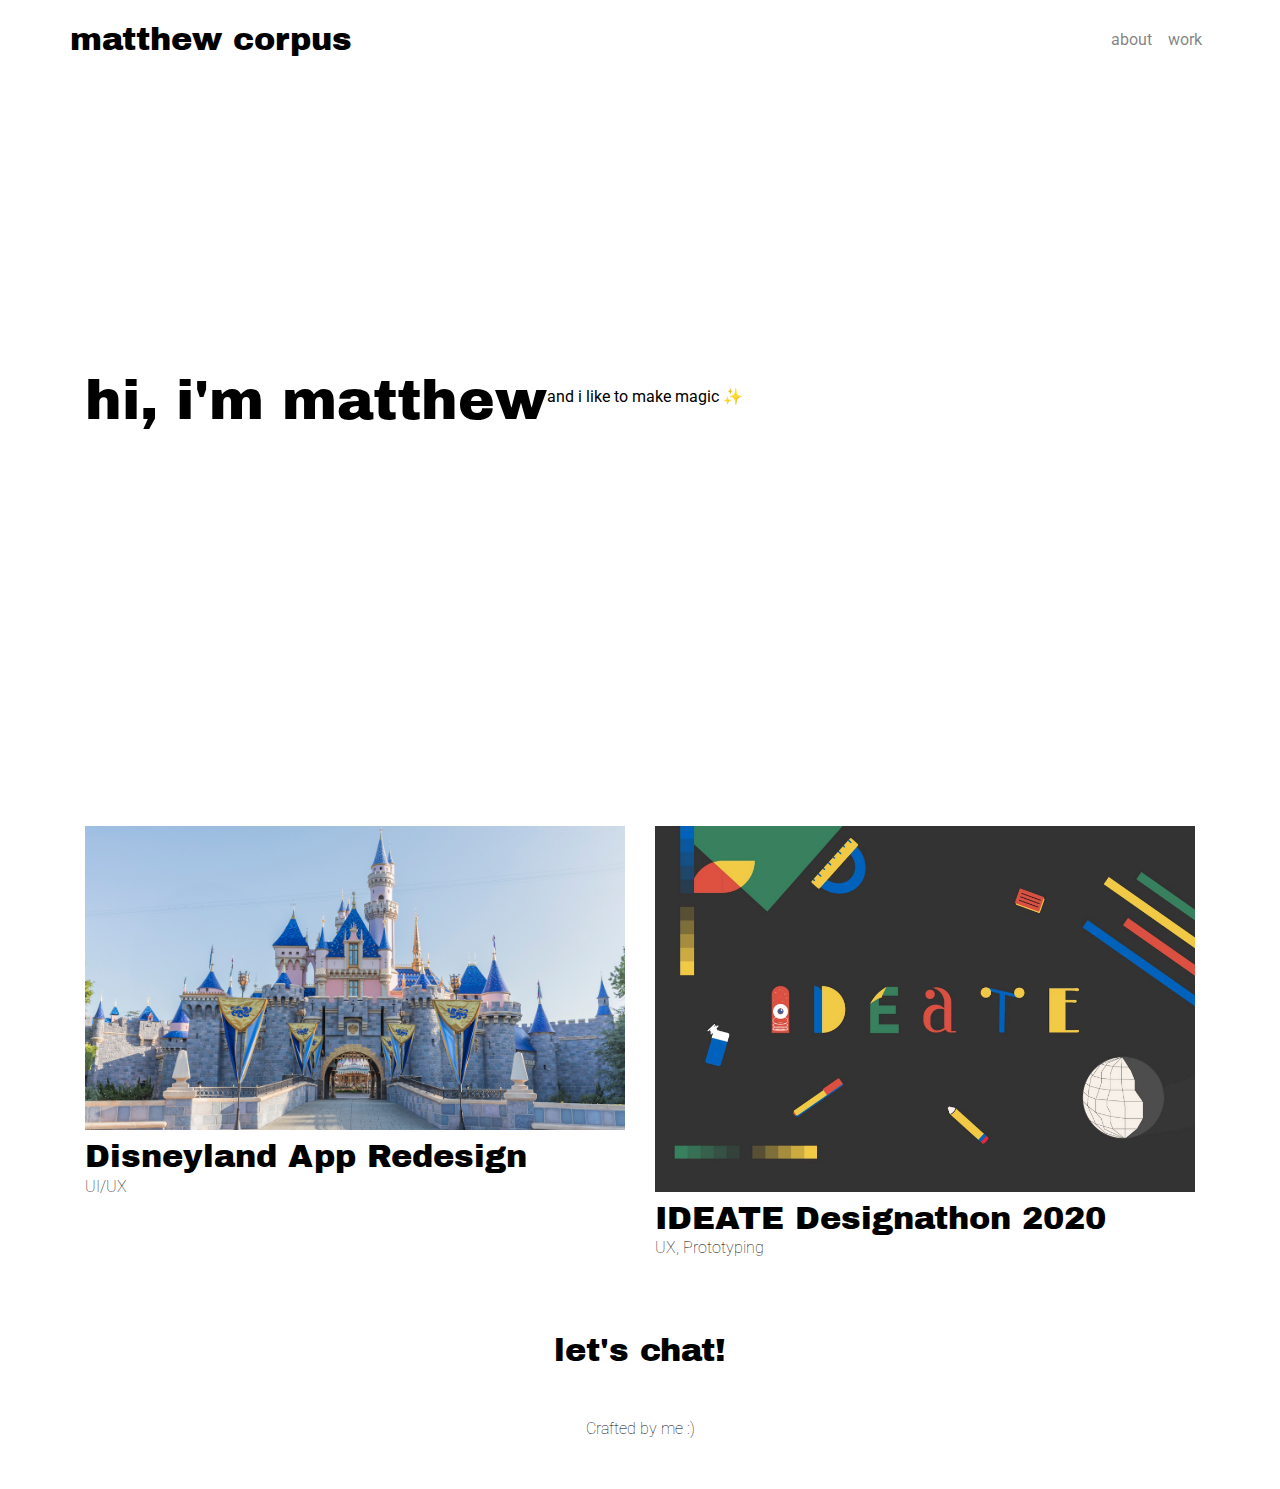
<file: index.html>
<!doctype html>
<html lang="en">

<!--
WRITTEN BY: Matthew Corpus
EMAIL: mbcorpus@uci.edu
-->

<head>
  <meta charset="utf-8">
  <meta name="author" content="Matthew Corpus">
  <meta name="description" content="Matthew's Portfolio">
  <meta name="viewport" content="width=device-width, initial-scale=1">
  <link rel="stylesheet" href="https://stackpath.bootstrapcdn.com/bootstrap/4.3.1/css/bootstrap.min.css" integrity="sha384-ggOyR0iXCbMQv3Xipma34MD+dH/1fQ784/j6cY/iJTQUOhcWr7x9JvoRxT2MZw1T" crossorigin="anonymous">
  <script src="https://stackpath.bootstrapcdn.com/bootstrap/4.3.1/js/bootstrap.min.js" integrity="sha384-JjSmVgyd0p3pXB1rRibZUAYoIIy6OrQ6VrjIEaFf/nJGzIxFDsf4x0xIM+B07jRM" crossorigin="anonymous"></script>
  <link href="https://fonts.googleapis.com/css2?family=Archivo+Black&display=swap" rel="stylesheet">
  <link href="https://fonts.googleapis.com/css2?family=Roboto:wght@100;400&display=swap" rel="stylesheet">
  <link rel="stylesheet" href="https://use.fontawesome.com/releases/v5.7.0/css/all.css" integrity="sha384-lZN37f5QGtY3VHgisS14W3ExzMWZxybE1SJSEsQp9S+oqd12jhcu+A56Ebc1zFSJ" crossorigin="anonymous">

  <link rel="stylesheet" href="mystyle.css">
  <link rel="stylesheet" href="position.css">
  <title>Matthew Corpus</title>
</head>


<body>

  <nav class="navbar fixed-top navbar-expand navbar-light bg-white">
    <div id="navigation" class="container">
      <a href="index.html" class="navbar-brand mr-auto"><h2>matthew corpus</h2></a>
      <div>
        <ul class="navbar-nav mr-auto">
          <li class="nav-item"><a href="about.html" class="nav-link">about</a></li>
          <li class="nav-item"><a href="work.html" class="nav-link">work</a></li>
        </ul>
      </div>
    </div>
  </nav>

  <div class="container">
    <div id="about" class="row">
      <div class="container-fluid bg-transparent vertical-center">
        <h1>hi, i'm matthew</h1>
        <p>and i like to make magic ✨</p>
      </div>
    </div>

    <div id="work" class="row mt-3">
      <div id="disneyland" class="col-md-6">
        <div class="work-img img-fluid">
          <a href="disneyland.html">
            <img src="castle.jpg" alt="Sleeping Beauty Castle">
          </a>
        </div>
        <div>
          <a href="disneyland.html"><h2>Disneyland App Redesign</h2></a>
          <p class="secondary-text">UI/UX</p>
        </div>
      </div>

      <div id="ideate" class="col-md-6">
        <div class="work-img img-fluid">
          <a href="ideate.html">
            <img src="ideate.jpg" alt="IDEATE 2020 Logo">
          </a>
        </div>
        <div>
          <a href="ideate.html"><h2>IDEATE Designathon 2020</h2></a>
          <p class="secondary-text">UX, Prototyping</p>
        </div>
      </div>
    </div>

    <div id="contact" class="row my-5">
      <div class="container-fluid text-center">
        <h2>let's chat!</h2>
        <a href="https://www.linkedin.com/in/matthewcorpus/" target="_blank" rel="noopener noreferrer"><i class="fab fa-linkedin fa-2x"></i></a>
        <a href="https://www.instagram.com/mattcorpus/" target="_blank" rel="noopener noreferrer"><i class="fab fa-instagram fa-2x"></i></a>
        <!-- <a href="#" target="_blank" rel="noopener noreferrer"><i class="fas fa-envelope fa-2x"></i></a> -->
      </div>
    </div>

  </div>

  <footer class="container-fluid text-center my-5">
    <p class="secondary-text">Crafted by me :)</p>
  </footer>

</body>
</html>
</file>
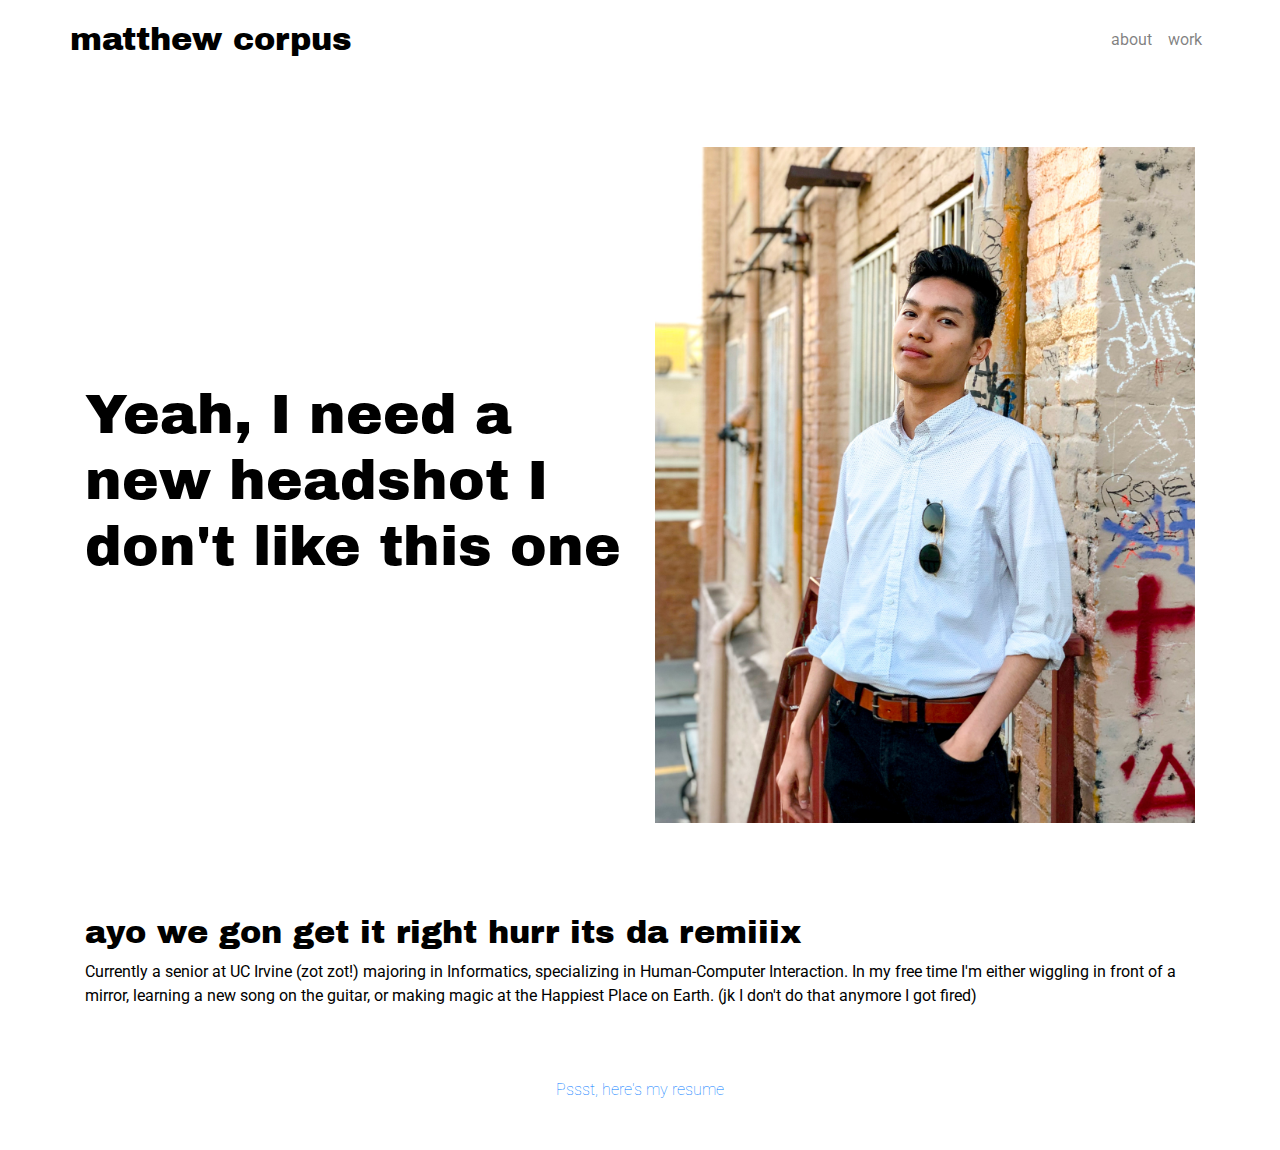
<file: about.html>
<!DOCTYPE html>
<html lang="en" dir="ltr">

<head>
  <meta charset="utf-8">
  <meta name="author" content="Matthew Corpus">
  <meta name="description" content="About Matthew">
  <meta name="viewport" content="width=device-width, initial-scale=1">
  <link rel="stylesheet" href="https://stackpath.bootstrapcdn.com/bootstrap/4.3.1/css/bootstrap.min.css" integrity="sha384-ggOyR0iXCbMQv3Xipma34MD+dH/1fQ784/j6cY/iJTQUOhcWr7x9JvoRxT2MZw1T" crossorigin="anonymous">
  <script src="https://stackpath.bootstrapcdn.com/bootstrap/4.3.1/js/bootstrap.min.js" integrity="sha384-JjSmVgyd0p3pXB1rRibZUAYoIIy6OrQ6VrjIEaFf/nJGzIxFDsf4x0xIM+B07jRM" crossorigin="anonymous"></script>
  <link href="https://fonts.googleapis.com/css2?family=Archivo+Black&display=swap" rel="stylesheet">
  <link href="https://fonts.googleapis.com/css2?family=Roboto:wght@100;400&display=swap" rel="stylesheet">
  <link rel="stylesheet" href="https://use.fontawesome.com/releases/v5.7.0/css/all.css" integrity="sha384-lZN37f5QGtY3VHgisS14W3ExzMWZxybE1SJSEsQp9S+oqd12jhcu+A56Ebc1zFSJ" crossorigin="anonymous">

  <link rel="stylesheet" href="mystyle.css">
  <link rel="stylesheet" href="position.css">
  <title>About Matthew</title>
</head>

  <body>

    <nav class="navbar fixed-top navbar-expand navbar-light bg-white">
      <div id="navigation" class="container">
        <a href="index.html" class="navbar-brand mr-auto"><h2>matthew corpus</h2></a>
        <div>
          <ul class="navbar-nav mr-auto">
            <li class="nav-item"><a href="about.html" class="nav-link">about</a></li>
            <li class="nav-item"><a href="work.html" class="nav-link">work</a></li>
          </ul>
        </div>
      </div>
    </nav>

    <div class="container my-5">
      <div id="about-image" class="row vertical-center">
        <div class="col-md-6">
          <h1>Yeah, I need a new headshot I don't like this one</h1>
        </div>

        <div class="col-md-6">
          <img src="headshot_4.JPG" alt="Matthew's Headshot'">
        </div>
      </div>

      <div id="info" class="row my-3">
        <div class="container-fluid mb-3">
          <h2>ayo we gon get it right hurr its da remiiix</h2>
          <p>Currently a senior at UC Irvine (zot zot!) majoring in Informatics,
          specializing in Human-Computer Interaction. In my free time I'm either
          wiggling in front of a mirror, learning a new song on the guitar, or making
          magic at the Happiest Place on Earth. (jk I don't do that anymore I got
          fired)</p>
        </div>
      </div>

      <footer class="container-fluid text-center mt-5">
        <p class="secondary-text"><a href="resume.pdf" target="_blank" rel="noopener noreferrer">Pssst, here's my resume</a></p>
      </footer>
    </div>

  </body>
</html>
</file>
<file: mystyle.css>
body {
  font-family: "Roboto", sans-serif;
  color: black;
}

.secondary-text {
  font-family: "Roboto", sans-serif;
  font-weight: lighter;
  color: black;
  margin-top: -10px;
}

h1 {
  font-family: "Archivo Black", sans-serif;
  font-size: 55px;
}

h2 {
  font-family: "Archivo Black", sans-serif;
  margin-top: 8px;
  color: black;
}
</file>
<file: position.css>
.vertical-center {
  min-height: 90%;  /* Fallback for browsers do NOT support vh unit */
  min-height: 90vh; /* These two lines are counted as one :-)       */

  display: flex;
  align-items: center;
}

#about-image {
  margin-top: 80px
}

.i-container {
  position: relative;
  overflow: hidden;
  width: 75%;
  padding-top: 10%;
  margin: auto;
}

/* Then style the iframe to fit in the container div with full height and width */
.responsive-iframe {
  position: relative;
  top: 0;
  left: 0;
  bottom: 0;
  right: 0;
  width: 100%;
  margin: auto;
}

img {
  width: 100%;
  height: auto;
}

.work-img {
  width: 600px;
}
</file>
